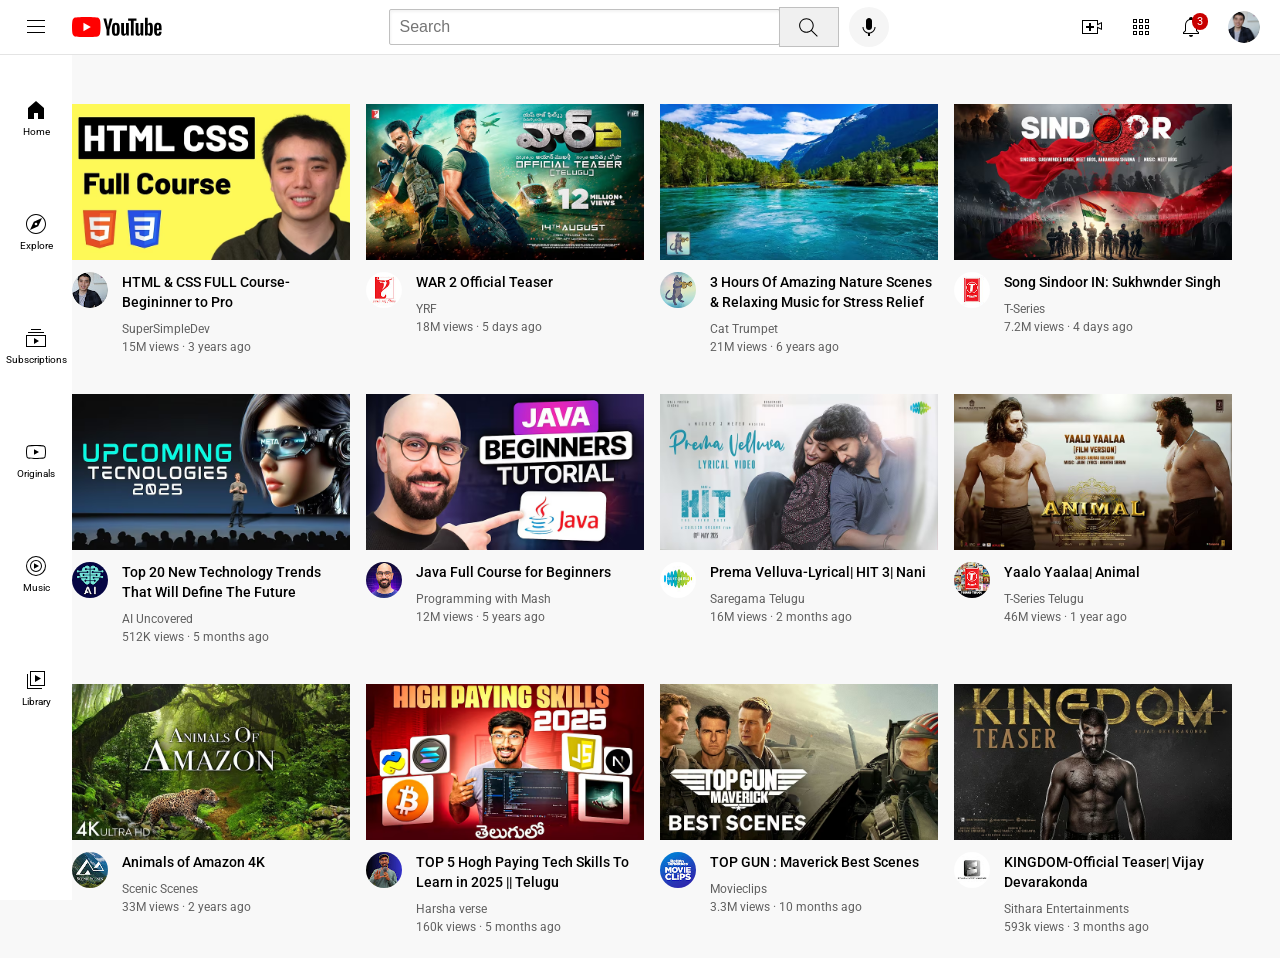
<file: index.html>
<!DOCTYPE html>
<html>
  <head>
    <meta charset="UTF-8" />
    <meta name="viewport" content="width=device-width, initial-scale=1.0" />
    <title>YouTube Clone</title>
    <link rel="preconnect" href="https://fonts.googleapis.com" />
    <link rel="preconnect" href="https://fonts.gstatic.com" crossorigin />
    <link
      href="https://fonts.googleapis.com/css2?family=Roboto:wght@400;500;700&display=swap"
      rel="stylesheet"
    />
    <link rel="stylesheet" href="styles/sidebar.css" />
    <link rel="stylesheet" href="channel/styles/general.css" />
    <link rel="stylesheet" href="channel/styles/header.css" />
    <link rel="stylesheet" href="channel/styles/video.css" />
  </head>
  <body>
    <div class="header">
      <div class="left-section">
        <img class="hamburger-menu" src="icons/1hamburger-menu.svg" alt="Menu" />
        <img class="youtube-logo" src="icons/2youtube-logo.svg" alt="YouTube Logo" />
      </div>
      <div class="middle-section">
        <input class="search-bar" type="text" placeholder="Search" />
        <div class="search-button">
          <img class="search-icon" src="icons/3search.svg" alt="Search" />
          <span class="tooltip">Search</span>
        </div>
        <button class="voice-search-button" type="button">
          <img class="voice-search-icon" src="icons/4voice-search-icon.svg" alt="Voice search" />
          <span class="tooltip">Voice search</span>
        </button>
      </div>
      <div class="right-section">
        <div class="upload-icon-container">
          <img class="upload-icon" src="icons/5upload.svg" alt="Create" />
          <span class="tooltip">Create</span>
        </div>
        <div class="youtube-apps-icon-container">
          <img class="youtube-apps-icon" src="icons/6youtube-apps.svg" alt="Apps" />
          <span class="tooltip">YouTube apps</span>
        </div>
        <div class="notification-icon-container">
          <img class="notifications-icon" src="icons/7notifications.svg" alt="Notifications" />
          <span class="notifications-count">3</span>
          <span class="tooltip">Notifications</span>
        </div>
        <img class="current-user-picture" src="channel/unnamed1.jpg" alt="User profile" />
      </div>
    </div>
    <aside class="sidebar">
      <div class="sidebar-link">
        <img src="icons/8home.svg" alt="Home" />
        <span>Home</span>
      </div>
      <div class="sidebar-link">
        <img src="icons/9explore.svg" alt="Explore" />
        <span>Explore</span>
      </div>
      <div class="sidebar-link">
        <img src="icons/10subscriptions.svg" alt="Subscriptions" />
        <span>Subscriptions</span>
      </div>
      <div class="sidebar-link">
        <img src="icons/11originals.svg" alt="Originals" />
        <span>Originals</span>
      </div>
      <div class="sidebar-link">
        <img src="icons/12youtube-music.svg" alt="YouTube Music" />
        <span>Music</span>
      </div>
      <div class="sidebar-link">
        <img src="icons/13library.svg" alt="Library" />
        <span>Library</span>
      </div>
    </aside>
    <main class="content">
      <div class="video-grid">
        <div class="video-preview">
          <div class="thumbnail-row">
            <img class="thumbnail" src="thumbnail/hq7201.avif" />
          </div>
          <div class="video-info-grid">
            <div class="channel-picture">
              <img class="profile-picture" src="channel/unnamed1.jpg" />
            </div>
            <div class="video-info">
              <p class="video-title">HTML & CSS FULL Course-Begininner to Pro</p>
              <p class="video-author">SuperSimpleDev</p>
              <p class="video-status">15M views &#183; 3 years ago</p>
            </div>
          </div>
        </div>
        <div class="video-preview">
          <div class="thumbnail-row">
            <img class="thumbnail" src="thumbnail/hq7202.avif" />
          </div>
          <div class="video-info-grid">
            <div class="channel-picture">
              <img class="profile-picture" src="channel/unnamed2.jpg" />
            </div>
            <div class="video-info">
              <p class="video-title">WAR 2 Official Teaser</p>
              <p class="video-author">YRF</p>
              <p class="video-status">18M views &#183; 5 days ago</p>
            </div>
          </div>
        </div>
        <div class="video-preview">
          <div class="thumbnail-row">
            <img class="thumbnail" src="thumbnail/hq7203.avif" />
          </div>
          <div class="video-info-grid">
            <div class="channel-picture">
              <img class="profile-picture" src="channel/unnamed3.jpg" />
            </div>
            <div class="video-info">
              <p class="video-title">
                3 Hours Of Amazing Nature Scenes & Relaxing Music for Stress
                Relief
              </p>
              <p class="video-author">Cat Trumpet</p>
              <p class="video-status">21M views &#183; 6 years ago</p>
            </div>
          </div>
        </div>
        <div class="video-preview">
          <div class="thumbnail-row">
            <img class="thumbnail" src="thumbnail/hq7204.avif" />
          </div>
          <div class="video-info-grid">
            <div class="channel-picture">
              <img class="profile-picture" src="channel/unnamed4.jpg" />
            </div>
            <div class="video-info">
              <p class="video-title">Song Sindoor IN: Sukhwnder Singh</p>
              <p class="video-author">T-Series</p>
              <p class="video-status">7.2M views &#183; 4 days ago</p>
            </div>
          </div>
        </div>
        <div class="video-preview">
          <div class="thumbnail-row">
            <img class="thumbnail" src="thumbnail/hq7205.avif" />
          </div>
          <div class="video-info-grid">
            <div class="channel-picture">
              <img class="profile-picture" src="channel/unnamed5.jpg" />
            </div>
            <div class="video-info">
              <p class="video-title">
                Top 20 New Technology Trends That Will Define The Future
              </p>
              <p class="video-author">AI Uncovered</p>
              <p class="video-status">512K views &#183; 5 months ago</p>
            </div>
          </div>
        </div>
        <div class="video-preview">
          <div class="thumbnail-row">
            <img class="thumbnail" src="thumbnail/hq7206.avif" />
          </div>
          <div class="video-info-grid">
            <div class="channel-picture">
              <img class="profile-picture" src="channel/unnamed6.jpg" />
            </div>
            <div class="video-info">
              <p class="video-title">Java Full Course for Beginners</p>
              <p class="video-author">Programming with Mash</p>
              <p class="video-status">12M views &#183; 5 years ago</p>
            </div>
          </div>
        </div>
        <div class="video-preview">
          <div class="thumbnail-row">
            <img class="thumbnail" src="thumbnail/hq7207.avif" />
          </div>
          <div class="video-info-grid">
            <div class="channel-picture">
              <img class="profile-picture" src="channel/unnamed7.jpg" />
            </div>
            <div class="video-info">
              <p class="video-title">Prema Velluva-Lyrical| HIT 3| Nani</p>
              <p class="video-author">Saregama Telugu</p>
              <p class="video-status">16M views &#183; 2 months ago</p>
            </div>
          </div>
        </div>
        <div class="video-preview">
          <div class="thumbnail-row">
            <img class="thumbnail" src="thumbnail/hq7208.avif" />
          </div>
          <div class="video-info-grid">
            <div class="channel-picture">
              <img class="profile-picture" src="channel/unnamed8.jpg" />
            </div>
            <div class="video-info">
              <p class="video-title">Yaalo Yaalaa| Animal</p>
              <p class="video-author">T-Series Telugu</p>
              <p class="video-status">46M views &#183; 1 year ago</p>
            </div>
          </div>
        </div>
        <div class="video-preview">
          <div class="thumbnail-row">
            <img class="thumbnail" src="thumbnail/hq7209.avif" />
          </div>
          <div class="video-info-grid">
            <div class="channel-picture">
              <img class="profile-picture" src="channel/unnamed9.jpg" />
            </div>
            <div class="video-info">
              <p class="video-title">Animals of Amazon 4K</p>
              <p class="video-author">Scenic Scenes</p>
              <p class="video-status">33M views &#183; 2 years ago</p>
            </div>
          </div>
        </div>
        <div class="video-preview">
          <div class="thumbnail-row">
            <img class="thumbnail" src="thumbnail/hq72010.avif" />
          </div>
          <div class="video-info-grid">
            <div class="channel-picture">
              <img class="profile-picture" src="channel/unnamed10.jpg" />
            </div>
            <div class="video-info">
              <p class="video-title">
                TOP 5 Hogh Paying Tech Skills To Learn in 2025 || Telugu
              </p>
              <p class="video-author">Harsha verse</p>
              <p class="video-status">160k views &#183; 5 months ago</p>
            </div>
          </div>
        </div>
        <div class="video-preview">
          <div class="thumbnail-row">
            <img class="thumbnail" src="thumbnail/hq72011.avif" />
          </div>
          <div class="video-info-grid">
            <div class="channel-picture">
              <img class="profile-picture" src="channel/unnamed11.jpg" />
            </div>
            <div class="video-info">
              <p class="video-title">TOP GUN : Maverick Best Scenes</p>
              <p class="video-author">Movieclips</p>
              <p class="video-status">3.3M views &#183; 10 months ago</p>
            </div>
          </div>
        </div>
        <div class="video-preview">
          <div class="thumbnail-row">
            <img class="thumbnail" src="thumbnail/hq72012.avif" />
          </div>
          <div class="video-info-grid">
            <div class="channel-picture">
              <img class="profile-picture" src="channel/unnamed12.jpg" />
            </div>
            <div class="video-info">
              <p class="video-title">
                KINGDOM-Official Teaser| Vijay Devarakonda
              </p>
              <p class="video-author">Sithara Entertainments</p>
              <p class="video-status">593k views &#183; 3 months ago</p>
            </div>
          </div>
        </div>
      </div>
    </main>
  </body>
</html>
</file>
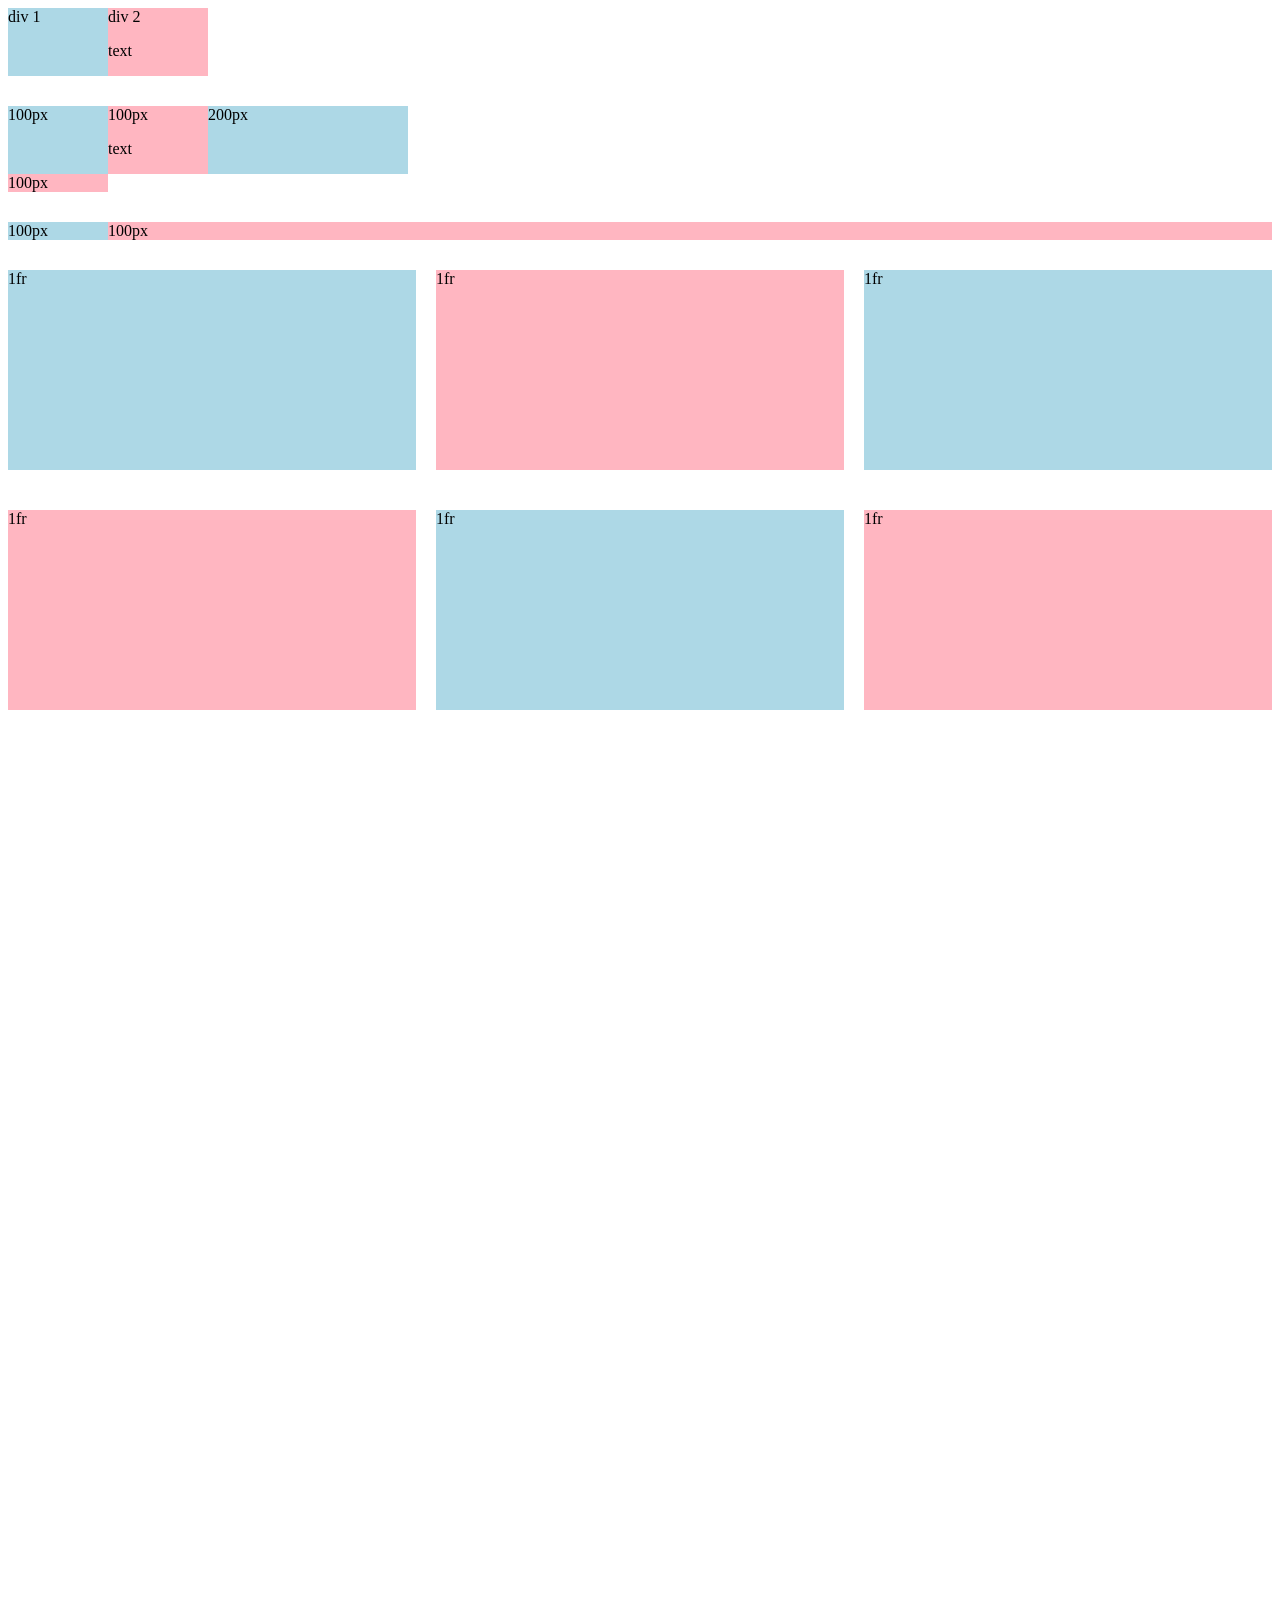
<file: grid.html>
<!DOCTYPE html>
<html>
    <head>
        <title>Grid practise</title>
    </head>
    <body style="padding-bottom:1000px">
        <div style="
            display: grid;
            grid-template-columns: 100px 100px;">
    
          <div style="background-color:lightblue;">div 1</div>
          <div style="background-color:lightpink;">div 2<p>text</p></div>
        </div>
        <div style="
            margin-top:30px;
            display: grid;
            grid-template-columns: 100px 100px 200px;">
    
          <div style="background-color:lightblue;">100px</div>
          <div style="background-color:lightpink;">100px<p>text</p></div>
          <div style="background-color:lightblue;">200px</div>
          <div style="background-color:lightpink;">100px</div>
        </div>
        <div style="
            margin-top:30px;
            display: grid;
            grid-template-columns: 100px 1fr;">
    
          <div style="background-color:lightblue;">100px</div>
          <div style="background-color:lightpink;">100px</div>
        </div>
        <div style="
            margin-top:30px;
            display: grid;
            grid-template-columns: 1fr 1fr 1fr;
            column-gap:20px;
            row-gap:40px;">
    
          <div style="background-color:lightblue; height:200px">1fr</div>
          <div style="background-color:lightpink; height:200px">1fr</div>
          <div style="background-color:lightblue; height:200px">1fr</div>
          <div style="background-color:lightpink; height:200px">1fr</div>
          <div style="background-color:lightblue; height:200px">1fr</div>
          <div style="background-color:lightpink; height:200px">1fr</div>
        </div>
    </body>
</html>
</file>
<file: styles/sidebar.css>
.sidebar {
  position: fixed;
  left: 0;
  bottom: 0;
  top: 55px;
  background-color: white;
  width: 72px;
  z-index: 200;
  padding-top: 5px;
}
.sidebar-link {
  height: 114px;
  display: flex;
  justify-content: center;
  align-items: center;
  flex-direction: column;
  cursor: pointer;
}
.sidebar-link:hover {
  background-color: rgb(235, 235, 235);
}
.sidebar-link img {
  height: 24px;
  margin-bottom: 4px;
}
.sidebar-link {
  font-size: 10px;
}
</file>
<file: channel/styles/general.css>
* {
  box-sizing: border-box;
}
p {
  margin-top: 0;
  margin-bottom: 0;
}
body {
  font-family: Roboto, Arial;
  margin: 0;
  padding-top: 80px;
  padding-right: 24px;
  background-color: rgb(248, 248, 248);
}
.content {
  margin-left: 72px;
  padding: 24px 24px 24px 0;
}
</file>
<file: channel/styles/header.css>
.header {
  height: 55px;
  display: flex;
  flex-direction: row;
  justify-content: space-between;
  position: fixed;
  top: 0;
  left: 0;
  right: 0;
  z-index: 100;
  background-color: white;
  border-bottom-width: 1px;
  border-bottom-style: solid;
  border-bottom-color: rgb(228, 228, 228);
}
.left-section {
  display: flex;
  align-items: center;
}
.hamburger-menu {
  height: 24px;
  margin-left: 24px;
  margin-right: 24px;
}
.youtube-logo {
  height: 20px;
}
.middle-section {
  flex: 1;
  margin-left: 70px;
  margin-right: 35px;
  max-width: 500px;
  display: flex;
  align-items: center;
}
.search-bar {
  flex: 1;
  height: 36px;
  padding-left: 10px;
  font-size: 16px;
  border: 1px solid rgb(192, 192, 192);
  border-radius: 2px;
  box-shadow: inset 1px 2px 3px rgba(0, 0, 0, 0.05);
  width: 0;
}
.search-bar::placeholder {
  font-size: 16px;
}
.search-button {
  height: 40px;
  width: 60px;
  background-color: rgb(240, 240, 240);
  border-width: 1px;
  border-style: solid;
  border-color: rgb(192, 192, 192);
  margin-left: -1px;
  margin-right: 10px;
}
.search-button,
.voice-search-button,
.upload-icon-container,
.youtube-apps-icon-container,
.notification-icon-container {
  position: relative;
  display: flex;
  align-items: center;
  justify-content: center;
}
.search-button .tooltip,
.voice-search-button .tooltip,
.upload-icon-container .tooltip,
.youtube-apps-icon-container .tooltip,
.notification-icon-container .tooltip {
  position: absolute;
  background-color: gray;
  color: white;
  padding-top: 4px;
  padding-bottom: 4px;
  padding-left: 8px;
  padding-right: 8px;
  border-radius: 2px;
  font-size: 12px;
  bottom: -30px;
  opacity: 0;
  transition: opacity 0.15s;
  pointer-events: none;
  white-space: nowrap;
}
.search-button:hover .tooltip,
.voice-search-button:hover .tooltip,
.upload-icon-container:hover .tooltip,
.youtube-apps-icon-container:hover .tooltip,
.notification-icon-container:hover .tooltip {
  opacity: 1;
}
.search-icon {
  height: 25px;
}
.voice-search-button {
  height: 40px;
  width: 40px;
  border-radius: 220px;
  border: none;
  background-color: rgb(245, 245, 245);
}
.voice-search-icon {
  height: 24px;
}
.right-section {
  width: 180px;
  margin-right: 20px;
  display: flex;
  align-items: center;
  justify-content: space-between;
  flex-shrink: 0;
}
.upload-icon {
  height: 24px;
}
.youtube-apps-icon {
  height: 24px;
}
.notifications-icon {
  height: 24px;
}
.notifications-icon-container {
  position: relative;
}
.notifications-count {
  position: absolute;
  top: -2px;
  right: -5px;
  background-color: rgb(200, 0, 0);
  color: white;
  font-size: 11px;
  padding-left: 5px;
  padding-right: 5px;
  padding-top: 2px;
  padding-bottom: 2px;
  border-radius: 10px;
}
.current-user-picture {
  height: 32px;
  border-radius: 16px;
}
</file>
<file: channel/styles/video.css>
.thumbnail {
  width: 100%;
}
.video-title {
  margin-top: 0;
  font-size: 14px;
  font-weight: 500;
  line-height: 20px;
  margin-bottom: 10px;
}
.video-info-grid {
  display: grid;
  grid-template-columns: 50px 1fr;
}
.profile-picture {
  width: 36px;
  border-radius: 50px;
}
.thumbnail-row {
  margin-bottom: 8px;
  position: relative;
}
.video-author,
.video-status {
  font-size: 12px;
  color: rgb(96, 96, 96);
}
.video-author {
  margin-bottom: 4px;
}
.video-grid {
  display: grid;
  grid-template-columns: 1fr 1fr 1fr;
  column-gap: 16px;
  row-gap: 40px;
}
@media (max-width: 750px) {
  .video-grid {
    grid-template-columns: 1fr 1fr;
  }
}
@media (min-width: 751px) and (max-width: 999px) {
  .video-grid {
    grid-template-columns: 1fr 1fr 1fr;
  }
}
@media (min-width: 1000px) {
  .video-grid {
    grid-template-columns: 1fr 1fr 1fr 1fr;
  }
}
.video-time {
  font-size: 12px;
  font-weight: 500;
  padding: 4px;
  border-radius: 2px;
  background-color: black;
  color: white;
  position: absolute;
  bottom: 8px;
  right: 5px;
}
</file>
